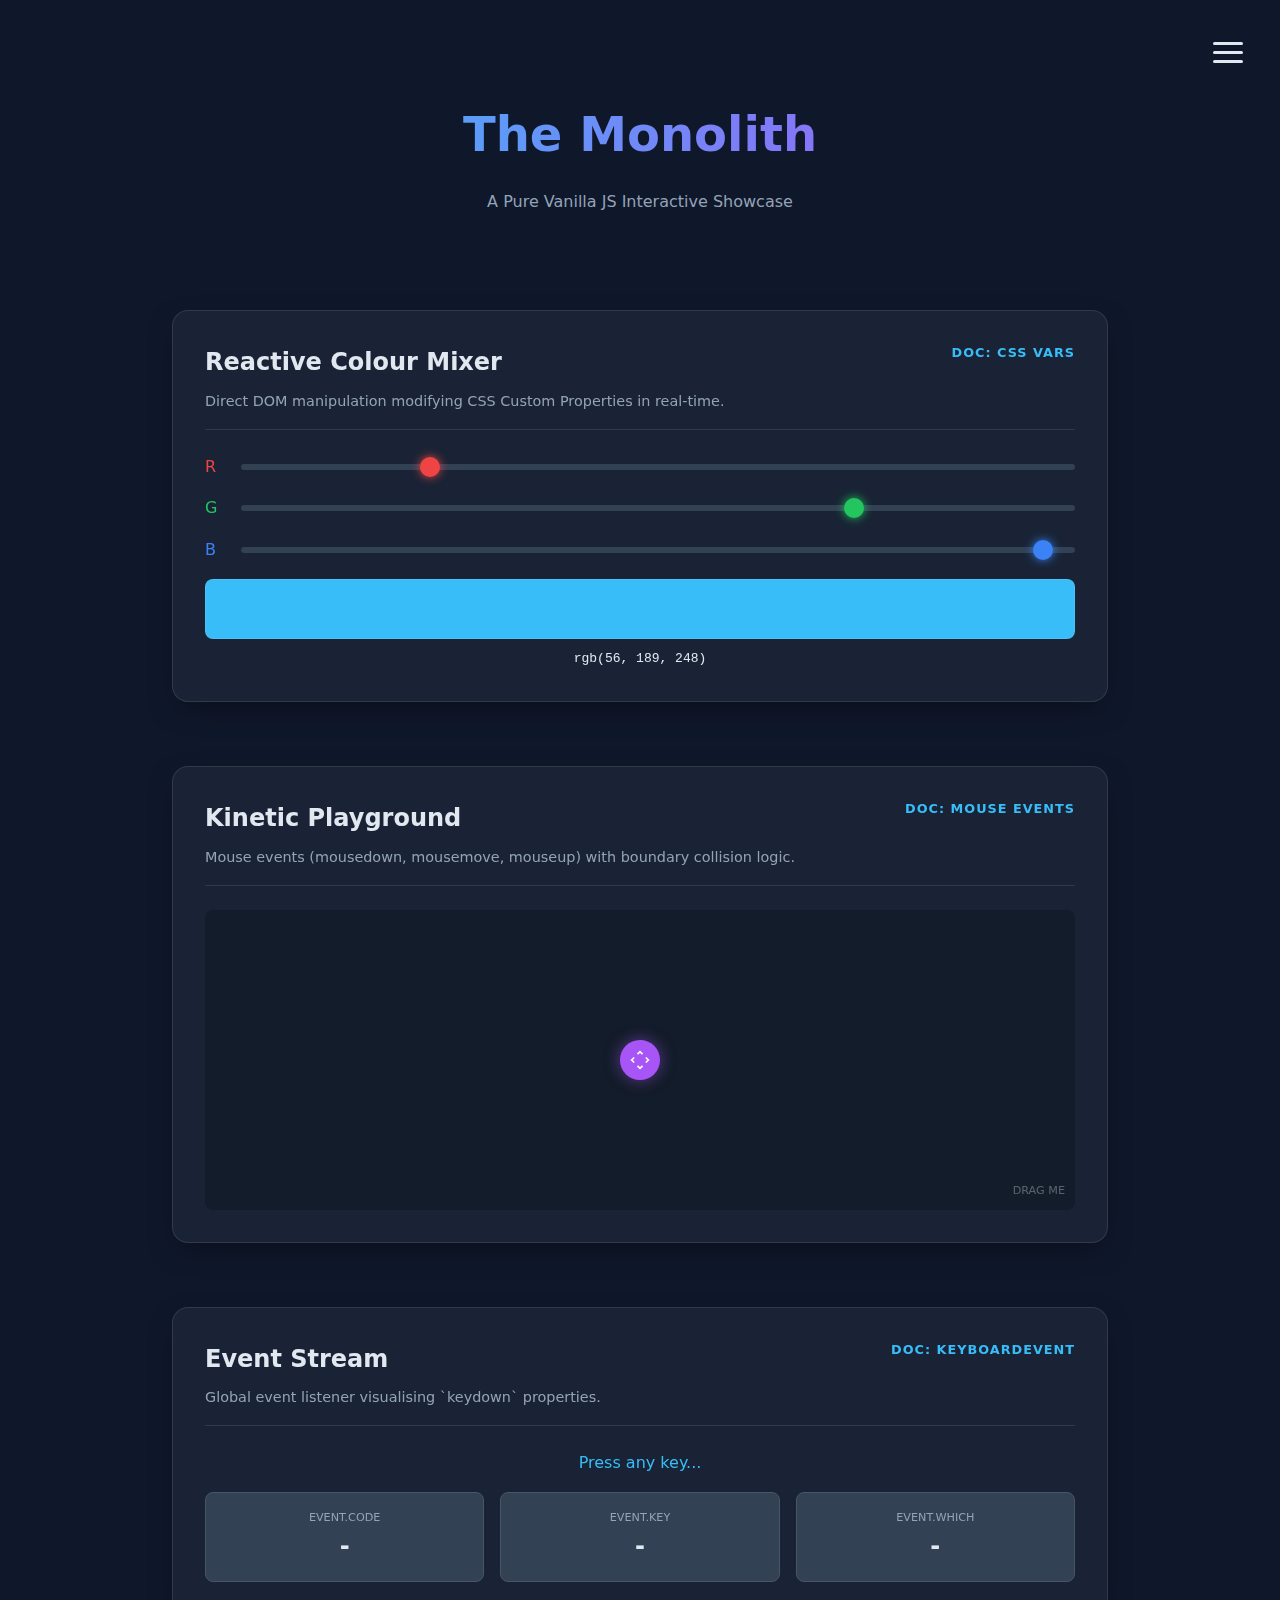
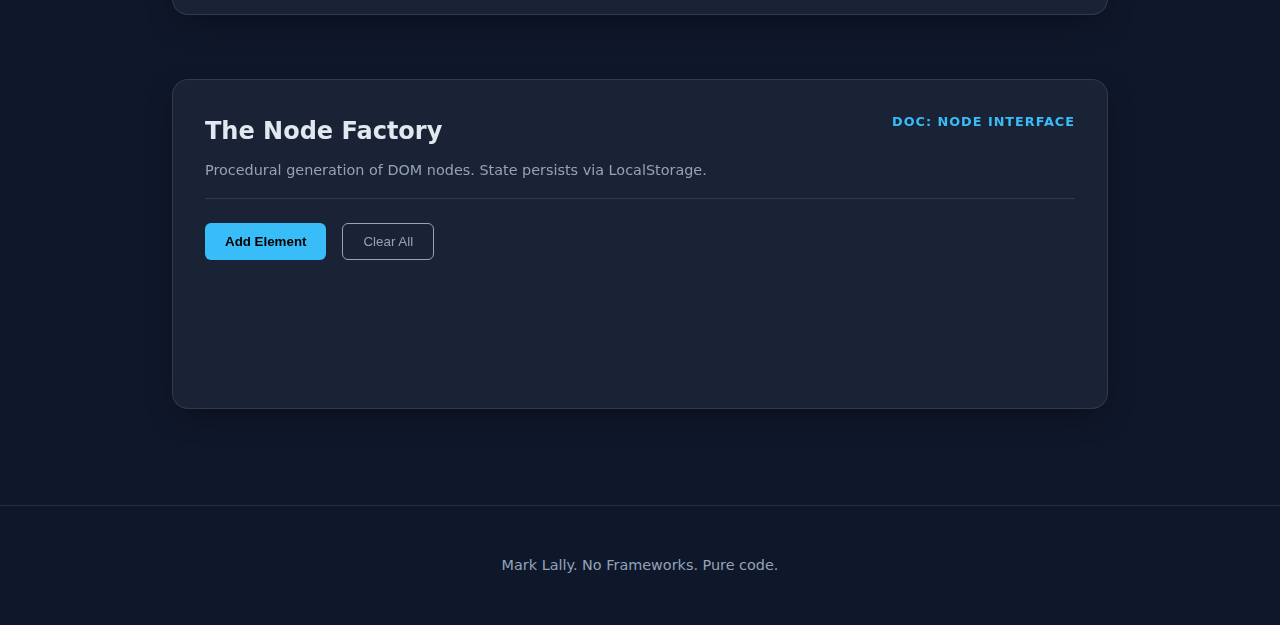
<file: index.html>
<!DOCTYPE html>
<html lang="en-GB">
<head>
    <meta charset="UTF-8">
    <meta name="viewport" content="width=device-width, initial-scale=1.0">
    <title>The Monolith | Vanilla JS Busy Board</title>
    <style>
        /* --- 1. MODERN RESET & VARIABLES --- */
        :root {
            --bg-deep: #0f172a;
            --bg-card: rgba(30, 41, 59, 0.7);
            --accent-primary: #38bdf8; /* Sky Blue */
            --accent-secondary: #a855f7; /* Purple */
            --text-main: #e2e8f0;
            --text-muted: #94a3b8;
            --glass-border: 1px solid rgba(255, 255, 255, 0.1);
            --shadow-glow: 0 0 20px rgba(56, 189, 248, 0.15);
            --font-family: 'Inter', system-ui, sans-serif;
            --z-nav: 1000;
            --z-overlay: 999;
        }

        * { box-sizing: border-box; margin: 0; padding: 0; }

        body {
            background-color: var(--bg-deep);
            color: var(--text-main);
            font-family: var(--font-family);
            overflow-x: hidden;
            line-height: 1.6;
        }

        /* --- 2. LAYOUT UTILITIES --- */
        .container {
            max-width: 1000px;
            margin: 0 auto;
            padding: 4rem 2rem;
            display: grid;
            gap: 4rem;
        }

        header {
            text-align: center;
            margin-bottom: 2rem;
            margin-top: 2rem;
        }

        h1 {
            font-size: 3rem;
            background: linear-gradient(to right, var(--accent-primary), var(--accent-secondary));
            -webkit-background-clip: text;
            -webkit-text-fill-color: transparent;
            margin-bottom: 1rem;
        }

        /* --- 3. NAVIGATION (HAMBURGER) --- */
        .nav-toggle {
            position: fixed;
            top: 2rem;
            right: 2rem;
            z-index: var(--z-nav);
            background: transparent;
            border: none;
            cursor: pointer;
            width: 40px;
            height: 40px;
            display: flex;
            flex-direction: column;
            justify-content: center;
            align-items: center;
            gap: 6px;
        }

        /* Hamburger Lines */
        .line {
            width: 30px;
            height: 3px;
            background-color: var(--text-main);
            border-radius: 3px;
            transition: all 0.3s ease-in-out;
            transform-origin: center;
        }

        /* Hamburger Animation State */
        .nav-open .line:nth-child(1) { transform: translateY(9px) rotate(45deg); }
        .nav-open .line:nth-child(2) { opacity: 0; transform: translateX(-10px); }
        .nav-open .line:nth-child(3) { transform: translateY(-9px) rotate(-45deg); }

        /* Full Screen Menu Overlay */
        .nav-overlay {
            position: fixed;
            top: 0;
            left: 0;
            width: 100%;
            height: 100%;
            background: rgba(15, 23, 42, 0.95);
            backdrop-filter: blur(15px);
            -webkit-backdrop-filter: blur(15px);
            z-index: var(--z-overlay);
            display: flex;
            flex-direction: column;
            justify-content: center;
            align-items: center;
            gap: 2rem;
            opacity: 0;
            pointer-events: none;
            transition: opacity 0.3s ease;
        }

        .nav-overlay.active {
            opacity: 1;
            pointer-events: all;
        }

        .nav-link {
            font-size: 2rem;
            font-weight: bold;
            color: var(--text-main);
            text-decoration: none;
            position: relative;
            transform: translateY(20px);
            opacity: 0;
            transition: transform 0.4s ease, opacity 0.4s ease, color 0.2s;
        }

        .nav-link:hover {
            color: var(--accent-primary);
            text-shadow: 0 0 20px rgba(56, 189, 248, 0.4);
        }

        /* Staggered Animation for links */
        .nav-overlay.active .nav-link {
            transform: translateY(0);
            opacity: 1;
        }
        .nav-overlay.active .nav-link:nth-child(1) { transition-delay: 0.1s; }
        .nav-overlay.active .nav-link:nth-child(2) { transition-delay: 0.2s; }

        /* --- 4. THE CARD SYSTEM --- */
        .interactive-section {
            background: var(--bg-card);
            backdrop-filter: blur(12px);
            -webkit-backdrop-filter: blur(12px);
            border: var(--glass-border);
            border-radius: 16px;
            padding: 2rem;
            box-shadow: 0 10px 30px -10px rgba(0,0,0,0.5);
            transition: transform 0.3s ease, box-shadow 0.3s ease;
        }

        .interactive-section:hover {
            transform: translateY(-5px);
            box-shadow: var(--shadow-glow);
        }

        .section-header {
            display: flex;
            justify-content: space-between;
            align-items: flex-start;
            margin-bottom: 1.5rem;
            border-bottom: var(--glass-border);
            padding-bottom: 1rem;
        }

        .section-title h2 { font-size: 1.5rem; color: var(--text-main); }
        .section-desc { font-size: 0.9rem; color: var(--text-muted); margin-top: 0.5rem; }
        .learn-more {
            font-size: 0.8rem;
            color: var(--accent-primary);
            text-decoration: none;
            font-weight: bold;
            text-transform: uppercase;
            letter-spacing: 1px;
        }

        /* --- 5. WIDGET STYLES --- */
        /* RGB Sliders */
        .slider-group { display: flex; flex-direction: column; gap: 1rem; }
        .slider-row { display: flex; align-items: center; gap: 1rem; }
        input[type="range"] {
            flex-grow: 1;
            -webkit-appearance: none;
            height: 6px;
            border-radius: 5px;
            background: #334155;
            outline: none;
        }
        input[type="range"]::-webkit-slider-thumb {
            -webkit-appearance: none;
            width: 20px;
            height: 20px;
            border-radius: 50%;
            background: var(--thumb-color, white);
            cursor: pointer;
            box-shadow: 0 0 10px var(--thumb-color, white);
        }
        .colour-preview {
            width: 100%;
            height: 60px;
            border-radius: 8px;
            margin-top: 1rem;
            transition: background 0.1s linear;
            border: var(--glass-border);
        }

        /* Drag Physics */
        #drag-zone {
            height: 300px;
            background: rgba(0,0,0,0.2);
            border-radius: 8px;
            position: relative;
            overflow: hidden;
            cursor: crosshair;
        }
        .particle {
            width: 40px;
            height: 40px;
            background: var(--accent-secondary);
            border-radius: 50%;
            position: absolute;
            display: flex;
            justify-content: center;
            align-items: center;
            user-select: none;
            cursor: grab;
            box-shadow: 0 0 15px rgba(168, 85, 247, 0.5);
        }
        .particle:active { cursor: grabbing; transform: scale(1.1); }

        /* Key Listener */
        .key-display {
            display: grid;
            grid-template-columns: repeat(auto-fit, minmax(80px, 1fr));
            gap: 1rem;
            text-align: center;
        }
        .key-box {
            background: #334155;
            padding: 1rem;
            border-radius: 8px;
            border: 1px solid #475569;
            transition: all 0.1s;
        }
        .key-box.active {
            background: var(--accent-primary);
            color: #0f172a;
            transform: scale(0.95);
        }
        .key-label { font-size: 0.7rem; text-transform: uppercase; color: var(--text-muted); }
        .key-val { font-size: 1.5rem; font-weight: bold; }
        .key-box.active .key-label { color: #1e293b; }

        /* Footer */
        footer {
            text-align: center;
            padding: 3rem;
            color: var(--text-muted);
            font-size: 0.9rem;
            border-top: var(--glass-border);
            margin-top: 2rem;
        }
    </style>
</head>
<body>

    <button class="nav-toggle" id="nav-toggle" aria-label="Toggle Menu">
        <span class="line"></span>
        <span class="line"></span>
        <span class="line"></span>
    </button>

    <div class="nav-overlay" id="nav-overlay">
        <a href="http://www.bylally.com" class="nav-link" target="_blank">bylally.com</a>
        <a href="https://github.com/jakmar86" class="nav-link" target="_blank">github.com/jakmar86</a>
    </div>

    <div class="container">
        <header>
            <h1>The Monolith</h1>
            <p style="color: var(--text-muted);">A Pure Vanilla JS Interactive Showcase</p>
        </header>

        <section class="interactive-section">
            <div class="section-header">
                <div class="section-title">
                    <h2>Reactive Colour Mixer</h2>
                    <p class="section-desc">Direct DOM manipulation modifying CSS Custom Properties in real-time.</p>
                </div>
                <a href="#" class="learn-more">Doc: CSS Vars</a>
            </div>
            
            <div class="slider-group">
                <div class="slider-row">
                    <label style="color:#ef4444; width: 20px;">R</label>
                    <input type="range" id="input-r" min="0" max="255" value="56" style="--thumb-color: #ef4444;">
                </div>
                <div class="slider-row">
                    <label style="color:#22c55e; width: 20px;">G</label>
                    <input type="range" id="input-g" min="0" max="255" value="189" style="--thumb-color: #22c55e;">
                </div>
                <div class="slider-row">
                    <label style="color:#3b82f6; width: 20px;">B</label>
                    <input type="range" id="input-b" min="0" max="255" value="248" style="--thumb-color: #3b82f6;">
                </div>
            </div>
            <div id="colour-output" class="colour-preview" style="background-color: rgb(56, 189, 248);"></div>
            <p style="text-align: center; margin-top: 10px; font-family: monospace;" id="rgb-text">rgb(56, 189, 248)</p>
        </section>

        <section class="interactive-section">
            <div class="section-header">
                <div class="section-title">
                    <h2>Kinetic Playground</h2>
                    <p class="section-desc">Mouse events (mousedown, mousemove, mouseup) with boundary collision logic.</p>
                </div>
                <a href="#" class="learn-more">Doc: Mouse Events</a>
            </div>
            
            <div id="drag-zone">
                <div class="particle" id="dragger" style="top: 50%; left: 50%; transform: translate(-50%, -50%);">
                    <svg width="20" height="20" fill="none" stroke="white" stroke-width="2" viewBox="0 0 24 24"><path d="M5 9l-3 3 3 3M9 5l3-3 3 3M19 9l3 3-3 3M9 19l3 3 3-3"/></svg>
                </div>
                <p style="position: absolute; bottom: 10px; right: 10px; font-size: 0.7rem; color: rgba(255,255,255,0.3);">DRAG ME</p>
            </div>
        </section>

        <section class="interactive-section">
            <div class="section-header">
                <div class="section-title">
                    <h2>Event Stream</h2>
                    <p class="section-desc">Global event listener visualising `keydown` properties.</p>
                </div>
                <a href="#" class="learn-more">Doc: KeyboardEvent</a>
            </div>

            <div style="margin-bottom: 1rem; text-align: center; color: var(--accent-primary);">
                Press any key...
            </div>
            
            <div class="key-display">
                <div class="key-box" id="key-code-box">
                    <div class="key-label">event.code</div>
                    <div class="key-val" id="disp-code">-</div>
                </div>
                <div class="key-box" id="key-key-box">
                    <div class="key-label">event.key</div>
                    <div class="key-val" id="disp-key">-</div>
                </div>
                <div class="key-box" id="key-which-box">
                    <div class="key-label">event.which</div>
                    <div class="key-val" id="disp-which">-</div>
                </div>
            </div>
        </section>

        <section class="interactive-section">
            <div class="section-header">
                <div class="section-title">
                    <h2>The Node Factory</h2>
                    <p class="section-desc">Procedural generation of DOM nodes. State persists via LocalStorage.</p>
                </div>
                <a href="#" class="learn-more">Doc: Node Interface</a>
            </div>
            
            <div style="display: flex; gap: 1rem; margin-bottom: 1rem;">
                <button id="btn-add" style="padding: 10px 20px; background: var(--accent-primary); border: none; border-radius: 6px; cursor: pointer; font-weight: bold;">Add Element</button>
                <button id="btn-clear" style="padding: 10px 20px; background: transparent; border: 1px solid var(--text-muted); color: var(--text-muted); border-radius: 6px; cursor: pointer;">Clear All</button>
            </div>
            
            <div id="factory-floor" style="display: flex; flex-wrap: wrap; gap: 10px; min-height: 100px;">
                </div>
        </section>

    </div>

    <footer>
        <p>Mark Lally. No Frameworks. Pure code.</p>
    </footer>

    <script>
        /* --- MENU LOGIC --- */
        const navToggle = document.getElementById('nav-toggle');
        const navOverlay = document.getElementById('nav-overlay');
        const navLinks = document.querySelectorAll('.nav-link');

        navToggle.addEventListener('click', () => {
            navToggle.classList.toggle('nav-open');
            navOverlay.classList.toggle('active');
        });

        navLinks.forEach(link => {
            link.addEventListener('click', () => {
                navToggle.classList.remove('nav-open');
                navOverlay.classList.remove('active');
            });
        });

        /* --- EXISTING WIDGET LOGIC & LOCAL STORAGE --- */

        /* 1. COLOUR MIXER */
        const inputs = {
            r: document.getElementById('input-r'),
            g: document.getElementById('input-g'),
            b: document.getElementById('input-b')
        };
        const output = document.getElementById('colour-output');
        const textOutput = document.getElementById('rgb-text');

        function updateColour(save = true) {
            const r = inputs.r.value;
            const g = inputs.g.value;
            const b = inputs.b.value;
            const colorVal = `rgb(${r}, ${g}, ${b})`;
            
            output.style.backgroundColor = colorVal;
            textOutput.textContent = colorVal;
            output.style.boxShadow = `0 0 30px ${colorVal.replace(')', ', 0.5)')}`;

            if(save) {
                localStorage.setItem('monolith_rgb', JSON.stringify({r, g, b}));
            }
        }

        Object.values(inputs).forEach(input => input.addEventListener('input', () => updateColour(true)));

        /* 2. DRAG PHYSICS */
        const dragZone = document.getElementById('drag-zone');
        const dragger = document.getElementById('dragger');
        let isDragging = false;

        dragger.addEventListener('mousedown', () => {
            isDragging = true;
            dragger.style.cursor = 'grabbing';
        });

        document.addEventListener('mouseup', () => {
            isDragging = false;
            dragger.style.cursor = 'grab';
        });

        dragZone.addEventListener('mousemove', (e) => {
            if (!isDragging) return;
            const rect = dragZone.getBoundingClientRect();
            // Centre calculation
            let x = e.clientX - rect.left;
            let y = e.clientY - rect.top;
            const padding = 20;
            x = Math.max(padding, Math.min(x, rect.width - padding));
            y = Math.max(padding, Math.min(y, rect.height - padding));
            
            dragger.style.left = `${x}px`;
            dragger.style.top = `${y}px`;
            dragger.style.transform = `translate(-50%, -50%)`;
        });

        /* 3. KEYBOARD */
        document.addEventListener('keydown', (e) => {
            const dispCode = document.getElementById('disp-code');
            const dispKey = document.getElementById('disp-key');
            const dispWhich = document.getElementById('disp-which');
            const boxCode = document.getElementById('key-code-box');
            const boxKey = document.getElementById('key-key-box');
            const boxWhich = document.getElementById('key-which-box');

            dispCode.textContent = e.code;
            dispKey.textContent = e.key === " " ? "Space" : e.key;
            dispWhich.textContent = e.which;

            [boxCode, boxKey, boxWhich].forEach(box => {
                box.classList.remove('active');
                void box.offsetWidth; 
                box.classList.add('active');
            });
        });

        const keyBoxes = document.querySelectorAll('.key-box');
        keyBoxes.forEach(box => {
            box.addEventListener('transitionend', () => {
                box.classList.remove('active');
            });
        });

        /* 4. NODE FACTORY (With Persistence) */
        const btnAdd = document.getElementById('btn-add');
        const btnClear = document.getElementById('btn-clear');
        const factoryFloor = document.getElementById('factory-floor');
        const colours = ['#f472b6', '#38bdf8', '#4ade80', '#facc15', '#a78bfa'];

        // Helper to load nodes from storage
        let storedNodes = JSON.parse(localStorage.getItem('monolith_nodes') || '[]');

        function createNodeDOM(id, colorVal, animate = true) {
            const chip = document.createElement('div');
            chip.style.backgroundColor = 'rgba(255,255,255,0.1)';
            chip.style.border = `1px solid ${colorVal}`;
            chip.style.color = colorVal;
            chip.style.padding = '5px 15px';
            chip.style.borderRadius = '20px';
            chip.style.fontSize = '0.8rem';
            chip.style.cursor = 'pointer';
            chip.style.userSelect = 'none';
            chip.innerText = id;
            chip.dataset.id = id; // Store ID in DOM for removal reference

            // Remove logic
            chip.addEventListener('click', () => {
                chip.style.transform = 'scale(0)';
                // Update Storage
                storedNodes = storedNodes.filter(n => n.id !== id);
                localStorage.setItem('monolith_nodes', JSON.stringify(storedNodes));
                setTimeout(() => chip.remove(), 200);
            });

            factoryFloor.appendChild(chip);

            if (animate) {
                chip.animate([
                    { transform: 'scale(0.5)', opacity: 0 },
                    { transform: 'scale(1)', opacity: 1 }
                ], { duration: 200, fill: 'forwards' });
            }
        }

        // Add Button Click
        btnAdd.addEventListener('click', () => {
            const randomColor = colours[Math.floor(Math.random() * colours.length)];
            const newId = `Node_${Math.floor(Math.random() * 1000)}`;
            
            // Add to State
            storedNodes.push({ id: newId, color: randomColor });
            localStorage.setItem('monolith_nodes', JSON.stringify(storedNodes));

            createNodeDOM(newId, randomColor, true);
        });

        // Clear Button Click
        btnClear.addEventListener('click', () => {
            while (factoryFloor.firstChild) {
                factoryFloor.removeChild(factoryFloor.firstChild);
            }
            storedNodes = [];
            localStorage.setItem('monolith_nodes', '[]');
        });

        /* --- INITIALISATION --- */
        window.addEventListener('DOMContentLoaded', () => {
            // Restore Colour Mixer
            const savedRGB = JSON.parse(localStorage.getItem('monolith_rgb'));
            if (savedRGB) {
                inputs.r.value = savedRGB.r;
                inputs.g.value = savedRGB.g;
                inputs.b.value = savedRGB.b;
                updateColour(false); // Update UI but don't re-save immediately
            }

            // Restore Nodes
            storedNodes.forEach(node => {
                createNodeDOM(node.id, node.color, false);
            });
        });

    </script>
</body>
</html>
</file>
